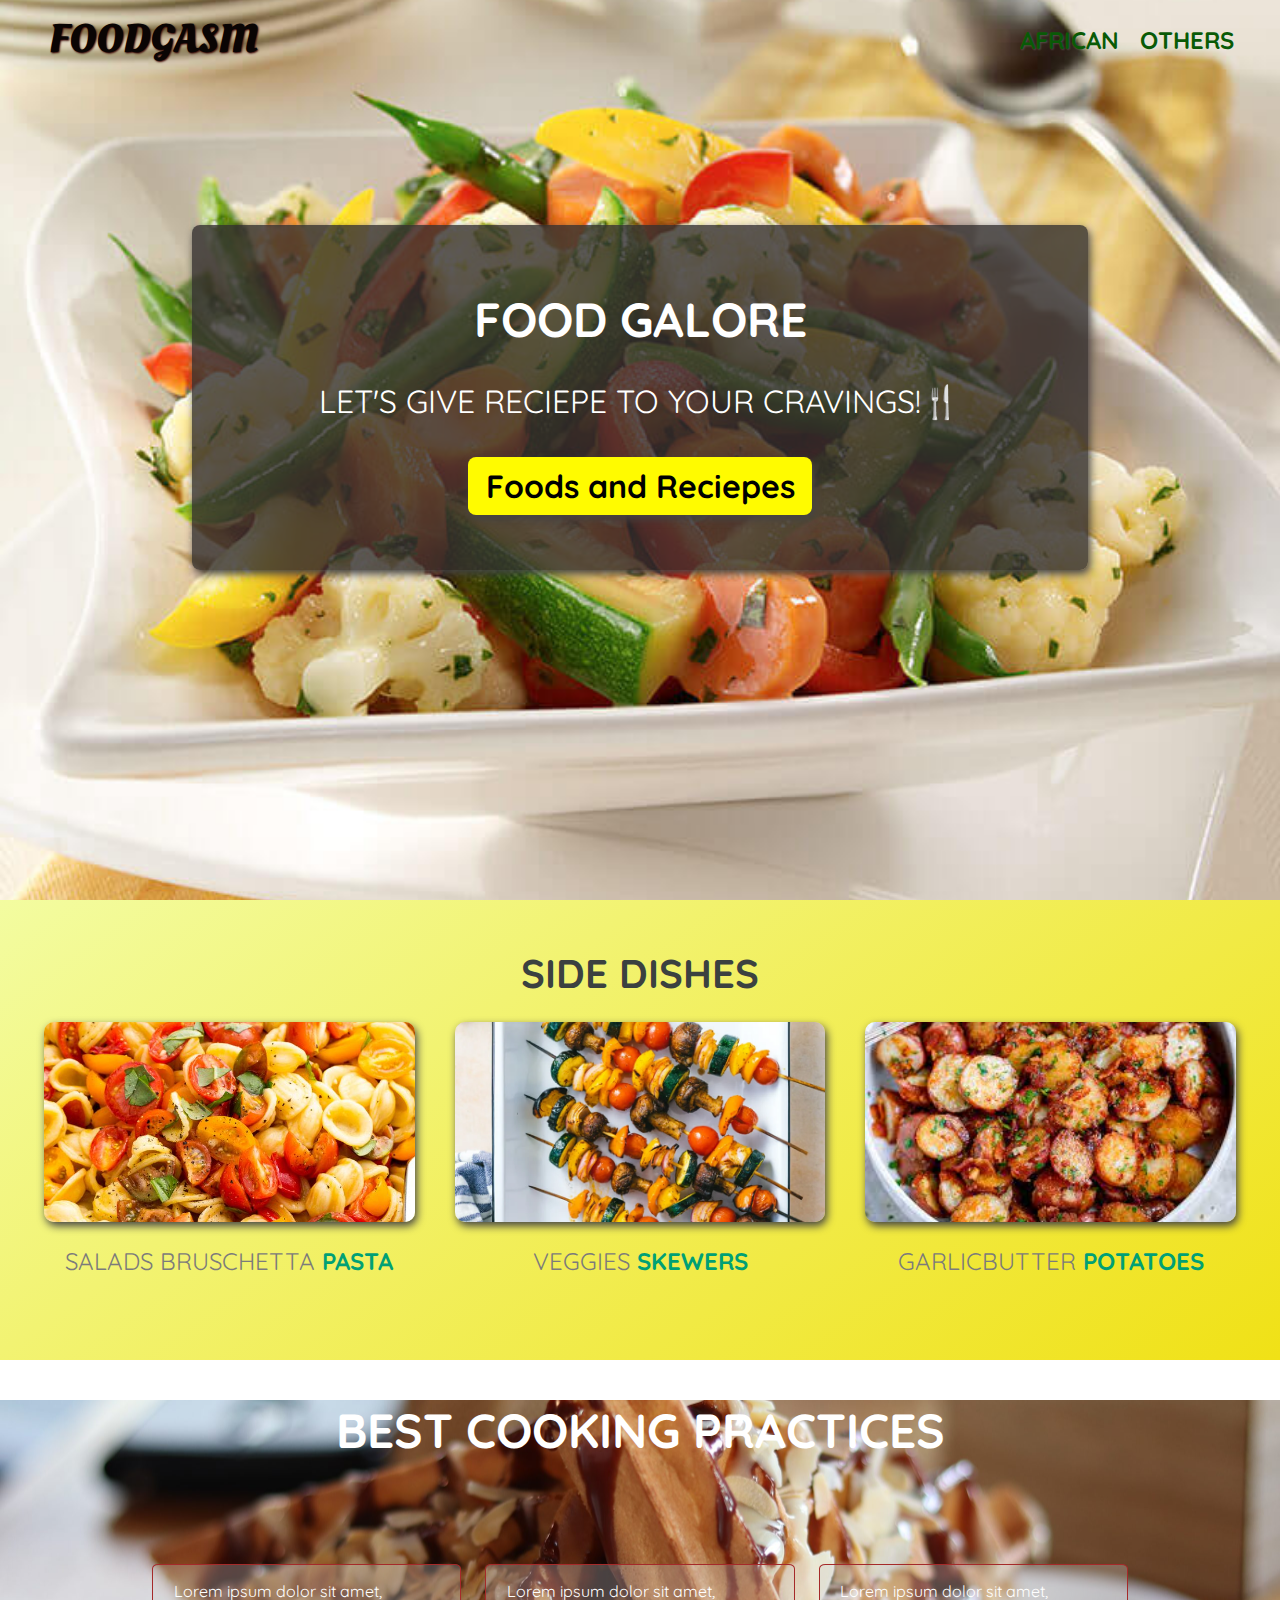
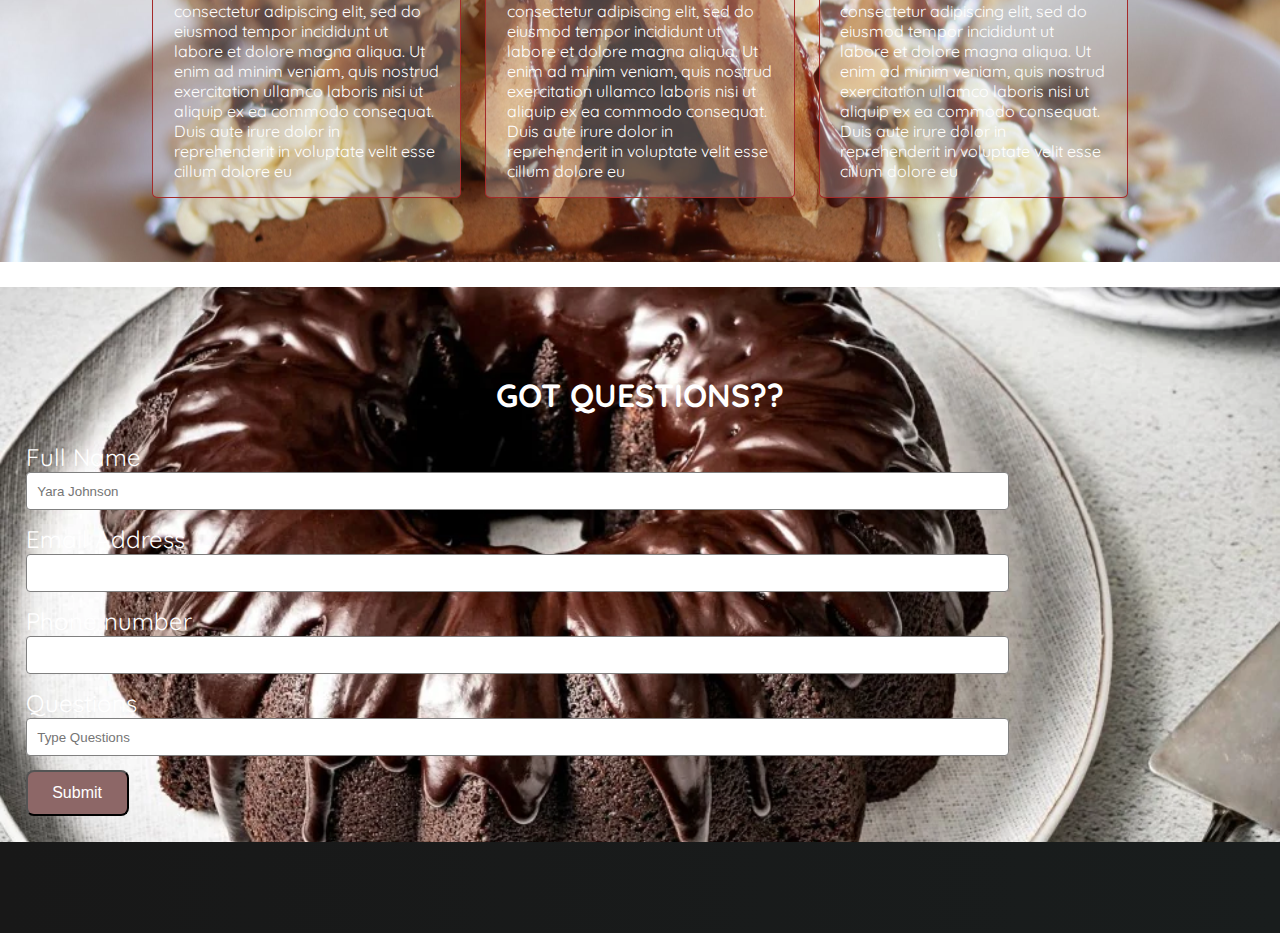
<file: index.html>
<!DOCTYPE html>
<html lang="en">
<head>
    <meta charset="UTF-8">
    <meta http-equiv="X-UA-Compatible" content="IE=edge">
    <meta name="viewport" content="width=device-width, initial-scale=1.0">
    <link
    href="https://fonts.googleapis.com/css2?family=Raleway:wght@700&family=Oleo+Script:wght@700&family=Quicksand:wght@300;500;700&display=swap"
    rel="stylesheet"
  />
  <link rel="stylesheet" href="https://cdnjs.cloudflare.com/ajax/libs/font-awesome/6.1.1/css/all.min.css" integrity="sha512-KfkfwYDsLkIlwQp6LFnl8zNdLGxu9YAA1QvwINks4PhcElQSvqcyVLLD9aMhXd13uQjoXtEKNosOWaZqXgel0g==" crossorigin="anonymous" referrerpolicy="no-referrer" />
    <link href="shared.css" rel="stylesheet">
    <link href="styles.css" rel="stylesheet">
    <title>Fashion</title>
</head>
<body>
    <header>
        <section>
            <div class="page-logo">
              <a href="/index.html">Foodgasm</a>
           </div>
        </section>
        <nav>
            <ul>
                <li><a href="/africanfoods.html">African</a></li>
                <li><a href="/foods.html">Others</a></li>
            </ul>
        </nav>
    </header>
        <main>
            <section id="hero">
                <div class="hero-content">
                    <h1>Food Galore</h1>
                    <p>Let's give reciepe to your cravings!&#127860;</p>
                    <a class="discover-btn" href="/africanfoods.html">Foods and Reciepes</a>
                </div>
        
            </section>
    <section id="highlights">
            <h2>Side Dishes</h2>
            <ul id="dishes">
                <li class="dish">
                    <img src="/images/foods/1464039000-delish-summer-salads-bruschetta-pasta.jpg" alt="">
                    <p>Salads Bruschetta <strong>Pasta</strong></p>
                </li>
                <li class="dish">
                    <img src="/images/foods/veggies skewers.jpg" alt="">
                    <p>Veggies <strong>Skewers</strong></p>
                </li>
                <li class="dish">
                    <img src="/images/foods/garlicbutterparmesanpotatoes.jpg" alt="">
                    <p>Garlicbutter <strong>Potatoes</strong></p>
                </li>      
            </ul>
    </section>
    <section id="practices">
        <h2>Best cooking practices</h2>
        <!-- <div class="mycard">
            <p>Lorem ipsum, dolor sit amet consectetur adipisicing.</p>
        </div>
        <div class="mycard">
            <p>Lorem ipsum, dolor sit amet consectetur adipisicing.</p>
        </div>
        <div class="mycard">
            <p>Lorem ipsum, dolor sit amet consectetur adipisicing.</p>
        </div> -->
        <ul id="mycard">
            <li class="card">
                <p>Lorem ipsum dolor sit amet, consectetur adipiscing elit, sed do eiusmod tempor incididunt ut labore et dolore magna aliqua. Ut enim ad minim veniam, quis nostrud exercitation ullamco laboris nisi ut aliquip ex ea commodo consequat. Duis aute irure dolor in reprehenderit in voluptate velit esse cillum dolore eu</p>
            </li>
            <li class="card">
                <p>Lorem ipsum dolor sit amet, consectetur adipiscing elit, sed do eiusmod tempor incididunt ut labore et dolore magna aliqua. Ut enim ad minim veniam, quis nostrud exercitation ullamco laboris nisi ut aliquip ex ea commodo consequat. Duis aute irure dolor in reprehenderit in voluptate velit esse cillum dolore eu</p>
            </li>
            <li class="card">
                <p>Lorem ipsum dolor sit amet, consectetur adipiscing elit, sed do eiusmod tempor incididunt ut labore et dolore magna aliqua. Ut enim ad minim veniam, quis nostrud exercitation ullamco laboris nisi ut aliquip ex ea commodo consequat. Duis aute irure dolor in reprehenderit in voluptate velit esse cillum dolore eu</p>
            </li>

        </ul>
        
    </section>
    <section id="forms">
        <h2>Got ques<strong>tions?</strong>?</h2>
        <form action="" class="for">
            <div>
                <label for="name">Full Name</label>
                <input type="text" id="name" name="name" placeholder="Yara Johnson">
            </div>
           <div>
               <label for="email address">Email Address</label>
               <input type="email" id="email address" name="email address">
           </div>
           <div>
               <label for="phone number">Phone number</label>
               <input type="number" id="phone number" name="phone number">
           </div>
           <div>
               <label for="text">Questions</label>
               <input type="question" id="question" name="question" placeholder="Type Questions">
           </div>
           <button class="submit-btn" type="submit"><a href="mailto:theophilusgloryy@gmail.com" >Submit</a></button>
         </form>
    </section>
    </main>
<footer>
  
    <a target="_blank" href="https://www.facebook.com"><i class="icons fa-brands fa-facebook"></i></a>
    <a target="_blank" href="https://www.twitter.com"><i class="icons fa-brands fa-twitter-square"></i></a>
    <a target="_blank" href="https://www.instagram.com"><i class="icons fa-brands fa-instagram"></i></a>
</footer>
    
</body>
</html>
</file>
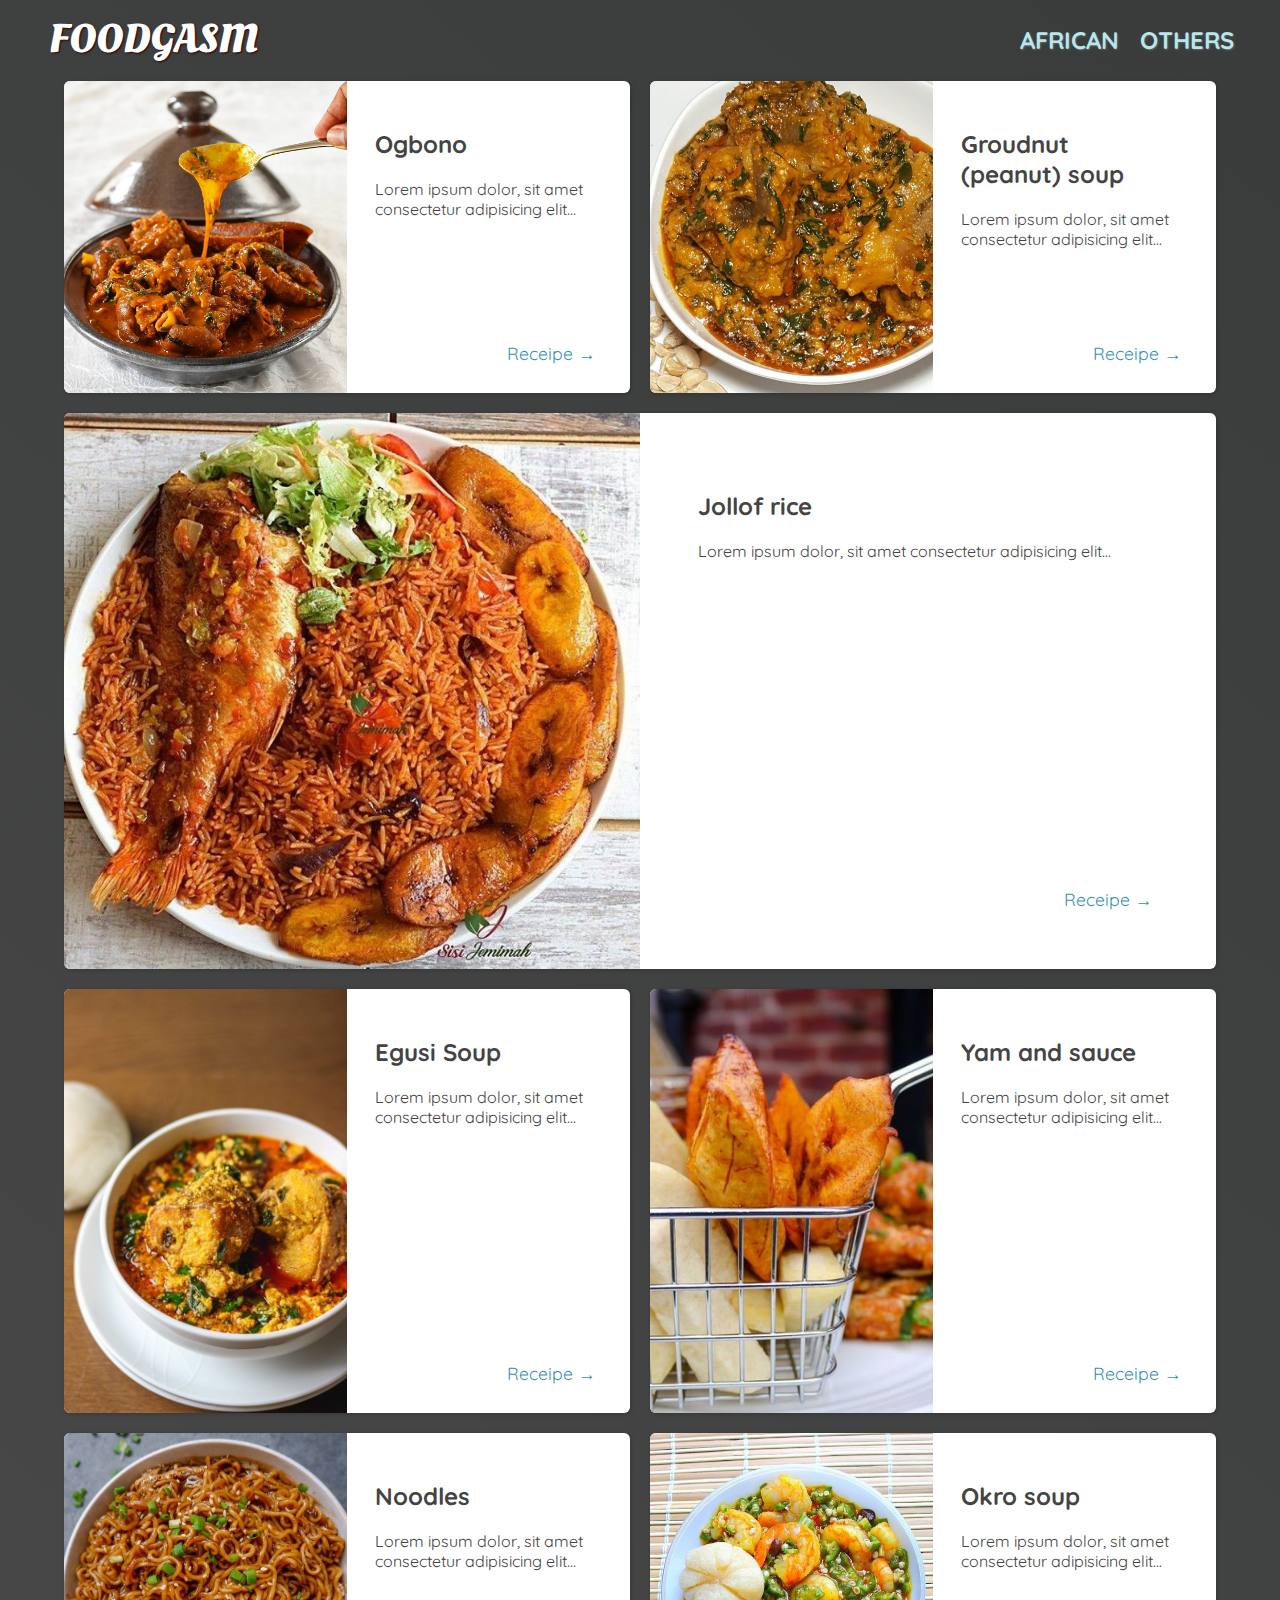
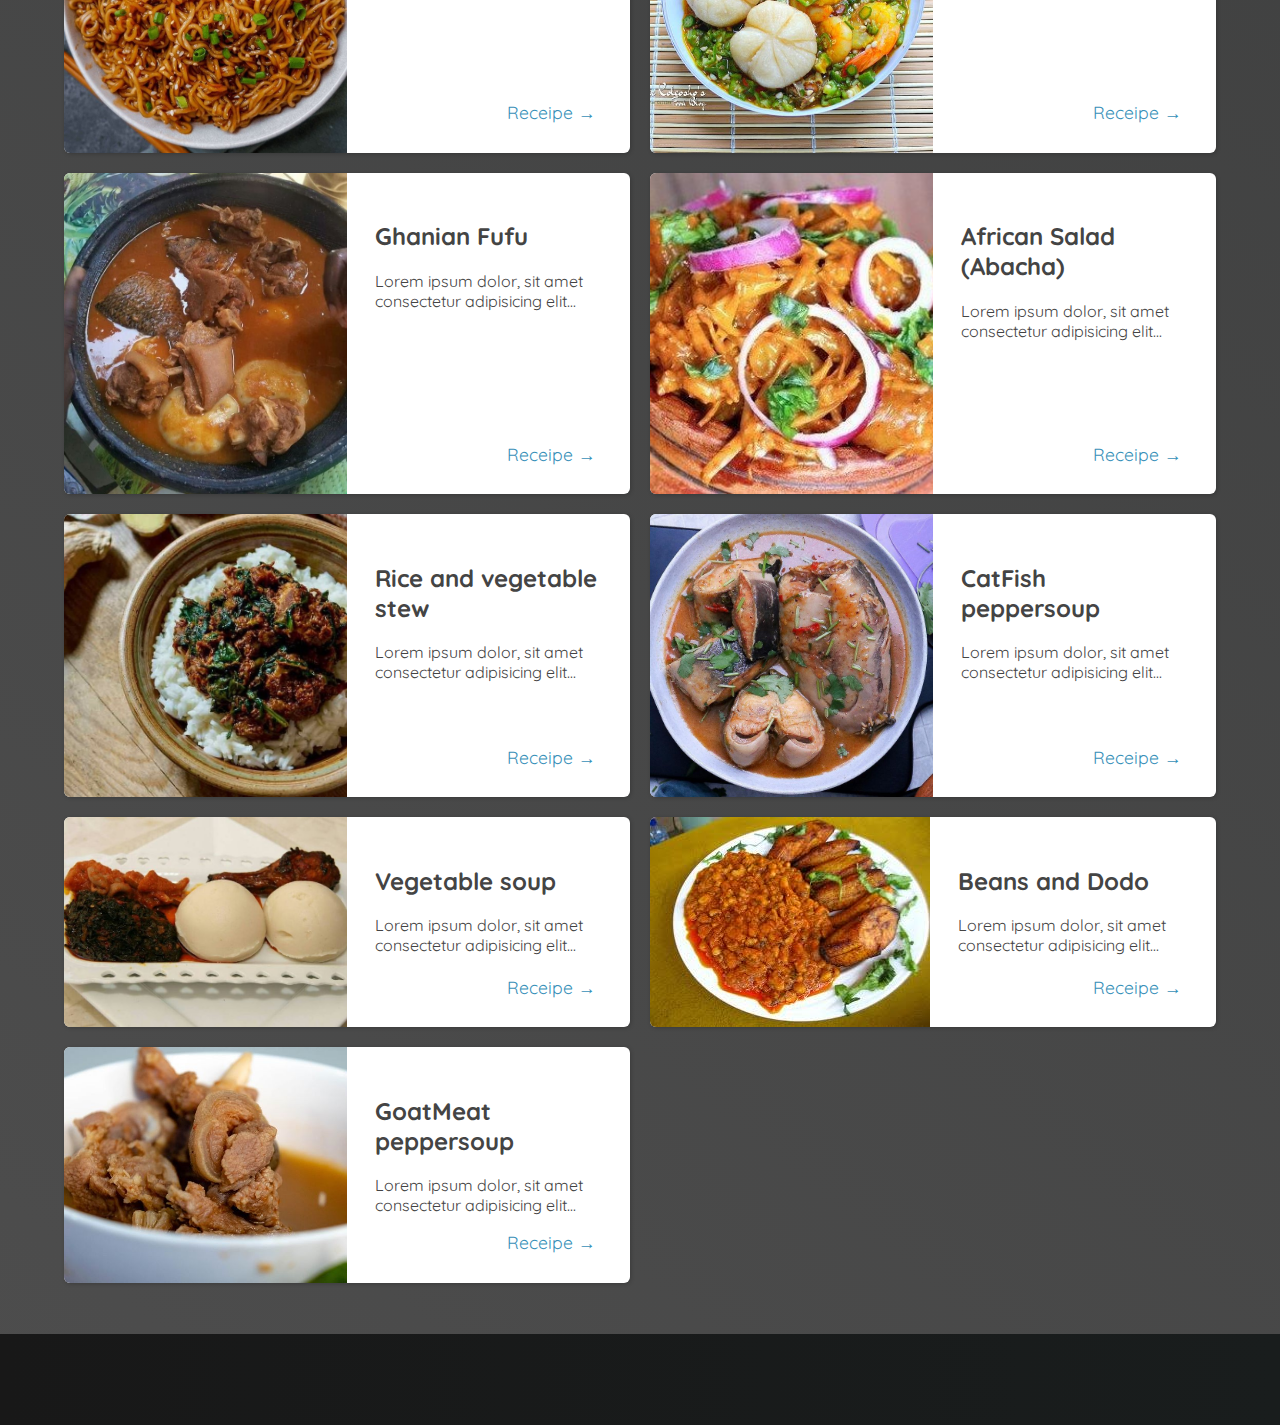
<file: africanfoods.html>
<!DOCTYPE html>
<html lang="en">
<head>
    <meta charset="UTF-8">
    <meta http-equiv="X-UA-Compatible" content="IE=edge">
    <meta name="viewport" content="width=device-width, initial-scale=1.0">
    <link
    href="https://fonts.googleapis.com/css2?family=Raleway:wght@700&family=Oleo+Script:wght@700&family=Quicksand:wght@300;500;700&display=swap"
    rel="stylesheet"
  />
  <link rel="stylesheet" href="https://cdnjs.cloudflare.com/ajax/libs/font-awesome/6.1.1/css/all.min.css" integrity="sha512-KfkfwYDsLkIlwQp6LFnl8zNdLGxu9YAA1QvwINks4PhcElQSvqcyVLLD9aMhXd13uQjoXtEKNosOWaZqXgel0g==" crossorigin="anonymous" referrerpolicy="no-referrer" />
    <link href="shared.css" rel="stylesheet">
    <link href="africanfoods.css" rel="stylesheet">
    <title>Fashion</title>
</head>
<body>
    <header>
        <section>
            <div class="page-logo">
              <a href="/index.html">Foodgasm</a>
           </div>
        </section>
        <nav>
            <ul>
                <li><a href="/africanfoods.html">African</a></li>
                <li><a href="/foods.html">Others</a></li>
                
            </ul>
        </nav>
    </header>
<main>
    <ul>
        <li>
            <img src="/images/foods/ogbonosoup.jpg" alt="image of food">
            <div class="item-content">
                <div>
                    <h2>Ogbono</h2>
                    <p>Lorem ipsum dolor, sit amet consectetur adipisicing elit...</p>
                </div>
                <div class="actions">
                    <a target="_blank" href="https://www.africanbites.com/ogbono-soup-pounded-yam/">Receipe &#x2192</a>
                </div>
            </div>
        </li>
        <li>
            <img src="/images/foods/groundnut.jpg" alt="image of food">
            <div class="item-content">
                <div>
                    <h2>Groudnut <br> (peanut) soup</h2>
                    <p>Lorem ipsum dolor, sit amet consectetur adipisicing elit...</p>
                </div>
                <div class="actions">
                    <a target="_blank" href="https://www.yummymedley.com/nigerian-groundnut-stew/">Receipe &#x2192</a>
                </div>
        </div>
        </li>
        <li>
            <img src="/images/foods/riceee.jpg" alt="image of food">
            <div class="item-content">
                <div>
                    <h2>Jollof rice</h2>
                    <p>Lorem ipsum dolor, sit amet consectetur adipisicing elit...</p>
                </div>
                <div class="actions">
                    <a target="_blank" href="https://cheflolaskitchen.com/jollof-rice/">Receipe &#x2192</a>
                </div>
            </div>
        </li>
        <li>
            <img src="/images/foods/egusisoup.jpg" alt="image of food">
            <div class="item-content">
                <div>
                    <h2>Egusi Soup</h2>
                    <p>Lorem ipsum dolor, sit amet consectetur adipisicing elit...</p>
                </div>
                <div class="actions">
                    <a target="_blank" href="https://www.demandafrica.com/food/recipes/nigerian-egusi-soup/">Receipe &#x2192</a>
                </div>
            </div>
        </li>
        <li>
            <img src="/images/foods/airfried-yam.jpg" alt="image of food">
            <div class="item-content">
                <div>
                    <h2>Yam and sauce</h2>
                    <p>Lorem ipsum dolor, sit amet consectetur adipisicing elit...</p>
                </div>
                <div class="actions">
                    <a target="_blank" href="https://simshomekitchen.com/fried-yam-with-pepper-sauce-dundun/">Receipe &#x2192</a>
                </div>
            </div>
        </li>
        <li>
            <img src="/images/foods/noodle.jpg" alt="image of food">
            <div class="item-content">
                <div>
                    <h2>Noodles</h2>
                    <p>Lorem ipsum dolor, sit amet consectetur adipisicing elit...</p>
                </div>
                <div class="actions">
                    <a target="_blank" href="https://www.africanbite">Receipe &#x2192</a>
                </div>
            </div>
        </li>
        <li>
            <img src="/images/foods/okrosoup.jpg" alt="image of food">
            <div class="item-content">
                <div>
                    <h2>Okro soup</h2>
                    <p>Lorem ipsum dolor, sit amet consectetur adipisicing elit...</p>
                </div>
                <div class="actions">
                    <a target="_blank" href="https://sisijemimah.com/2015/10/30/nigerian-okra-soup/">Receipe &#x2192</a>
                </div>
            </div>
        </li>
        <li>
            <img src="/images/foods/ghanianfufu.jpg" alt="image of food">
            <div class="item-content">
                <div>
                    <h2>Ghanian Fufu</h2>
                    <p>Lorem ipsum dolor, sit amet consectetur adipisicing elit...</p>
                </div>
                <div class="actions">
                    <a target="_blank" href="https://recipesaroundtheworld.com/recipes-from-around-the-world-fufu-and-lightsoup-dea8c1dd01f">Receipe &#x2192</a>
                </div>
            </div>
        </li>
        <li>
            <img src="/images/foods/abacha.jpg" alt="image of food">
            <div class="item-content">
                <div>
                    <h2>African Salad <br> (Abacha)</h2>
                    <p>Lorem ipsum dolor, sit amet consectetur adipisicing elit...</p>
                </div>
                <div class="actions">
                    <a target="_blank" href="https://guardian.ng/life/how-to-make-abacha-african-salad-2/">Receipe &#x2192</a>
                </div>
            </div>
        </li>
        <li>
            <img src="/images/foods/riceandvegetable.jpg" alt="image of food">
            <div class="item-content">
                <div>
                    <h2>Rice and vegetable stew</h2>
                    <p>Lorem ipsum dolor, sit amet consectetur adipisicing elit...</p>
                </div>
                <div class="actions">
                    <a target="_blank" href="https://www.jotscroll.com/forums/15/posts/184/vegetable-stew-recipe-how-to-make-green-vegetable-stew-for-white-rice.html">Receipe &#x2192</a>
                </div>
            </div>
        </li>
        </li>
        <li>
            <img src="/images/foods/catfishpepper.jpg" alt="image of food">
            <div class="item-content">
                <div>
                    <h2>CatFish peppersoup</h2>
                    <p>Lorem ipsum dolor, sit amet consectetur adipisicing elit...</p>
                </div>
                <div class="actions">
                    <a target="_blank" href="https://www.allnigerianrecipes.com/soups/catfish-pepper-soup/">Receipe &#x2192</a>
                </div>
            </div>
        </li>
        </li>
        <li>
            <img src="/images/foods/vegetablesoup.jpg" alt="image of food">
            <div class="item-content">
                <div>
                    <h2>Vegetable soup</h2>
                    <p>Lorem ipsum dolor, sit amet consectetur adipisicing elit...</p>
                </div>
                <div class="actions">
                    <a target="_blank" href="https://www.allnigerianrecipes.com/soups/vegetable-soup-recipe/">Receipe &#x2192</a>
                </div>
            </div>
        </li>
        </li>
        <li>
            <img src="/images/foods/beansanddodo.jpg" alt="image of food">
            <div class="item-content">
                <div>
                    <h2>Beans and Dodo</h2>
                    <p>Lorem ipsum dolor, sit amet consectetur adipisicing elit...</p>
                </div>
                <div class="actions">
                    <a target="_blank" href="https://www.thedreamafrica.com/how-to-cook-beans-and-plantain-dodo/">Receipe &#x2192</a>
                </div>
            </div>
        </li>
        </li>
        <li>
            <img src="/images/foods/goatmeatpepper.jpg" alt="image of food">
            <div class="item-content">
                <div>
                    <h2>GoatMeat peppersoup</h2>
                    <p>Lorem ipsum dolor, sit amet consectetur adipisicing elit...</p>
                </div>
                <div class="actions">
                    <a target="_blank" href="https://www.allnigerianrecipes.com/restaurant/goatmeat-pepper-soup/">Receipe &#x2192</a>
                </div>
            </div>
        </li>
    </ul>
</main>
<footer>
  
    <a target="_blank" href="https://www.facebook.com"><i class="icons fa-brands fa-facebook"></i></a>
    <a target="_blank" href="https://www.twitter.com"><i class="icons fa-brands fa-twitter-square"></i></a>
    <a target="_blank" href="https://www.instagram.com"><i class="icons fa-brands fa-instagram"></i></a>
</footer>
    
</body>
</html>
</file>
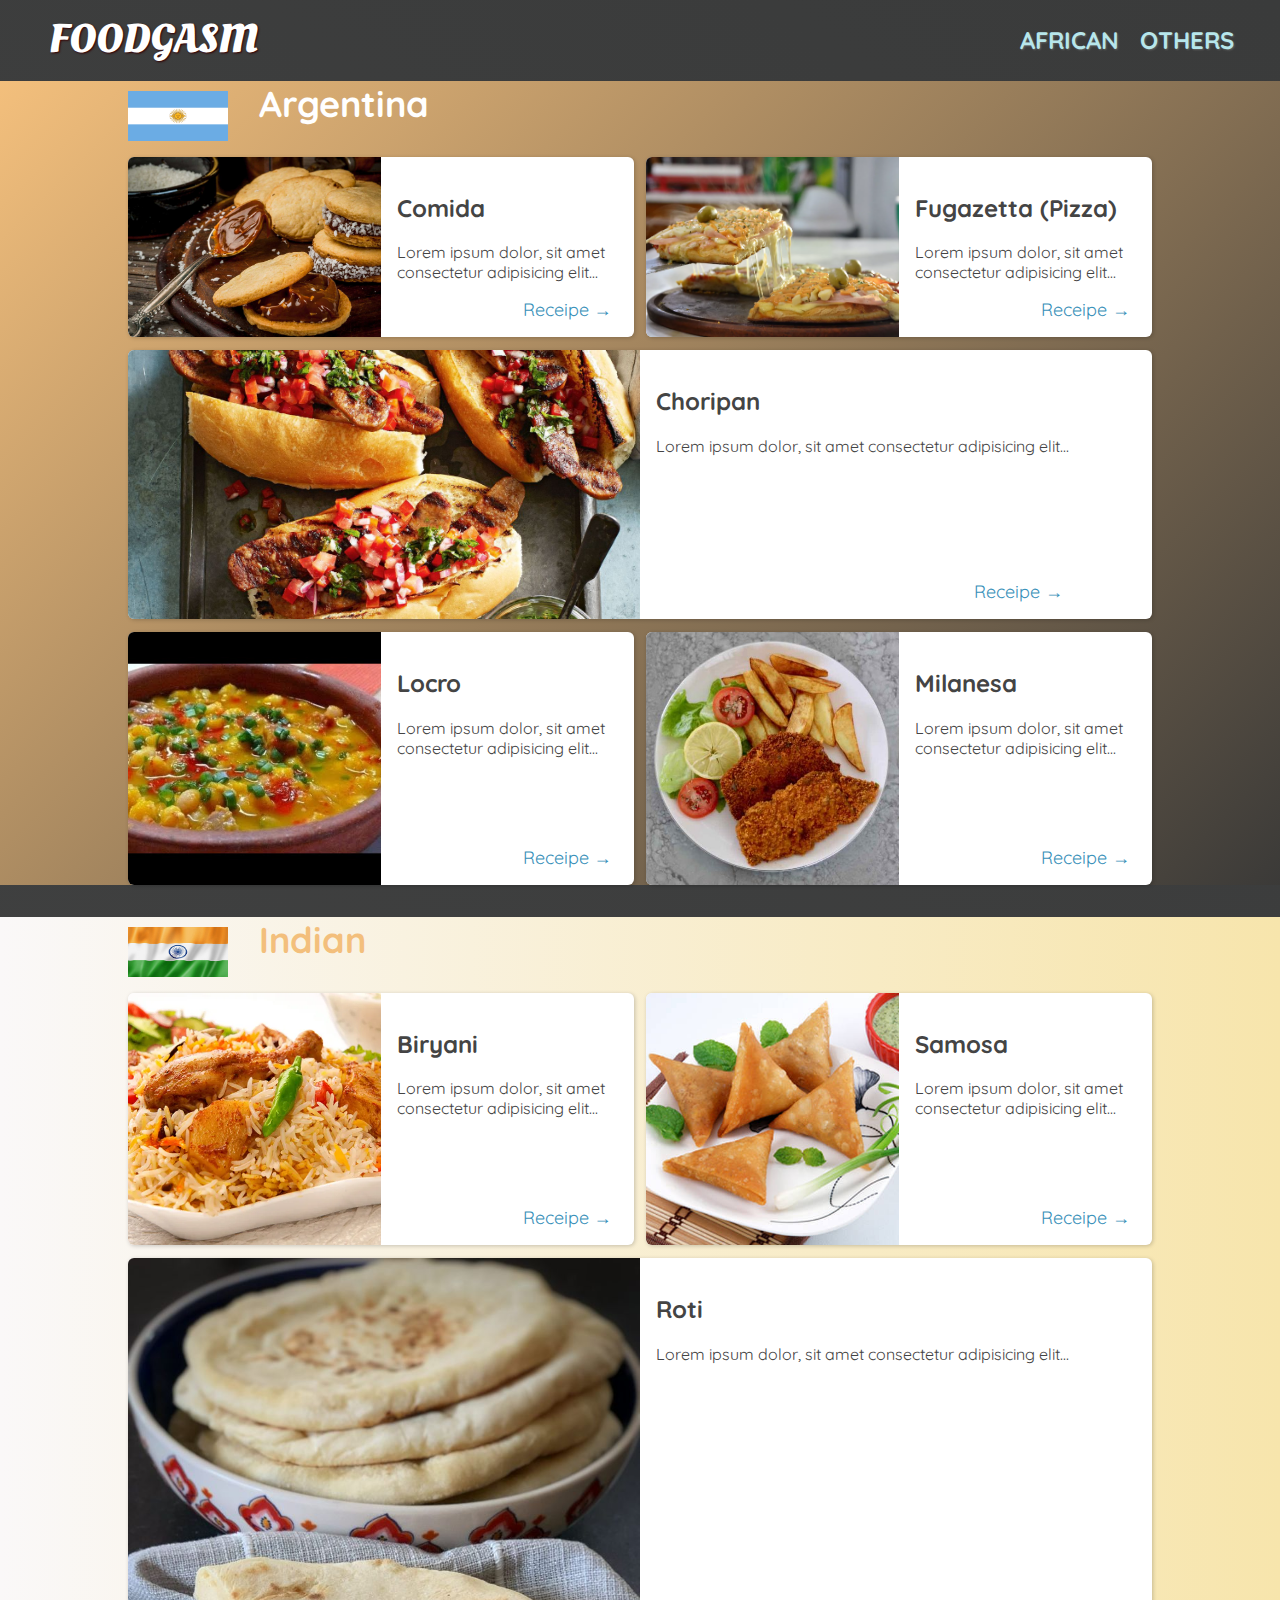
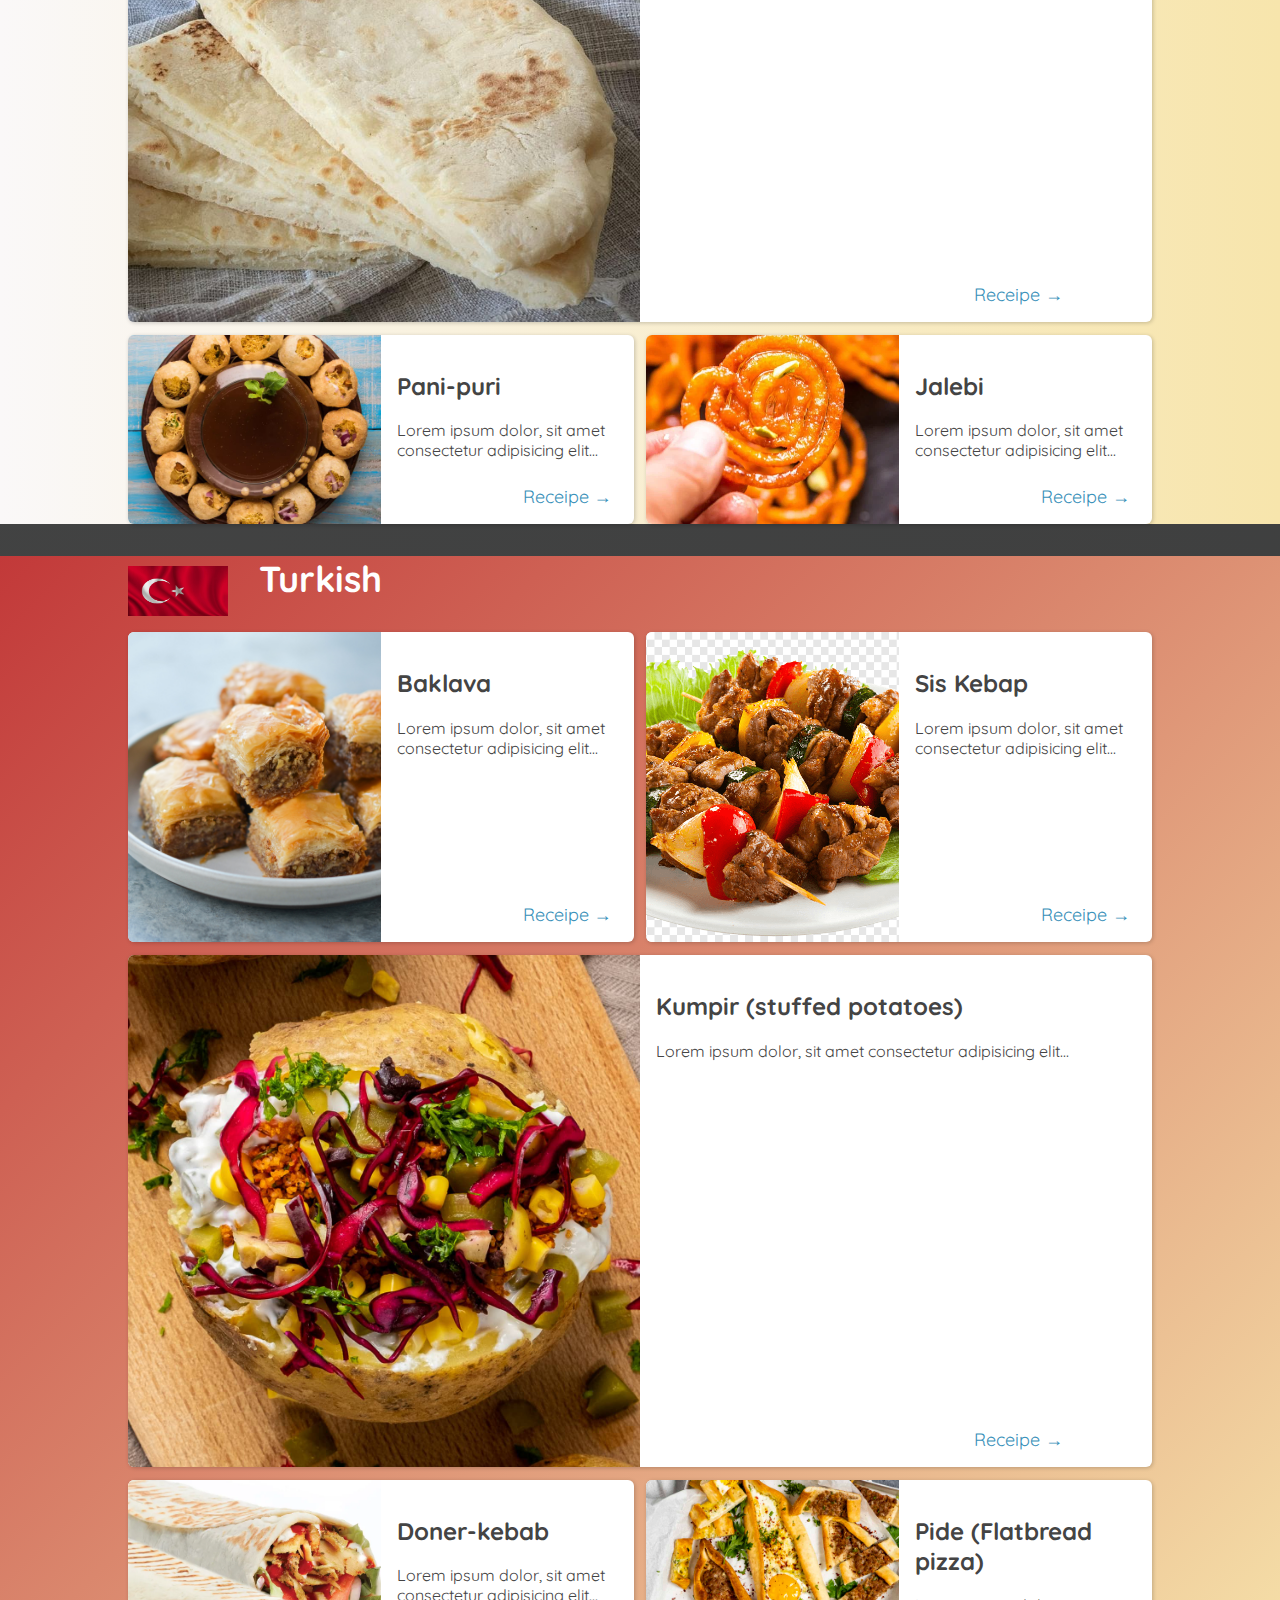
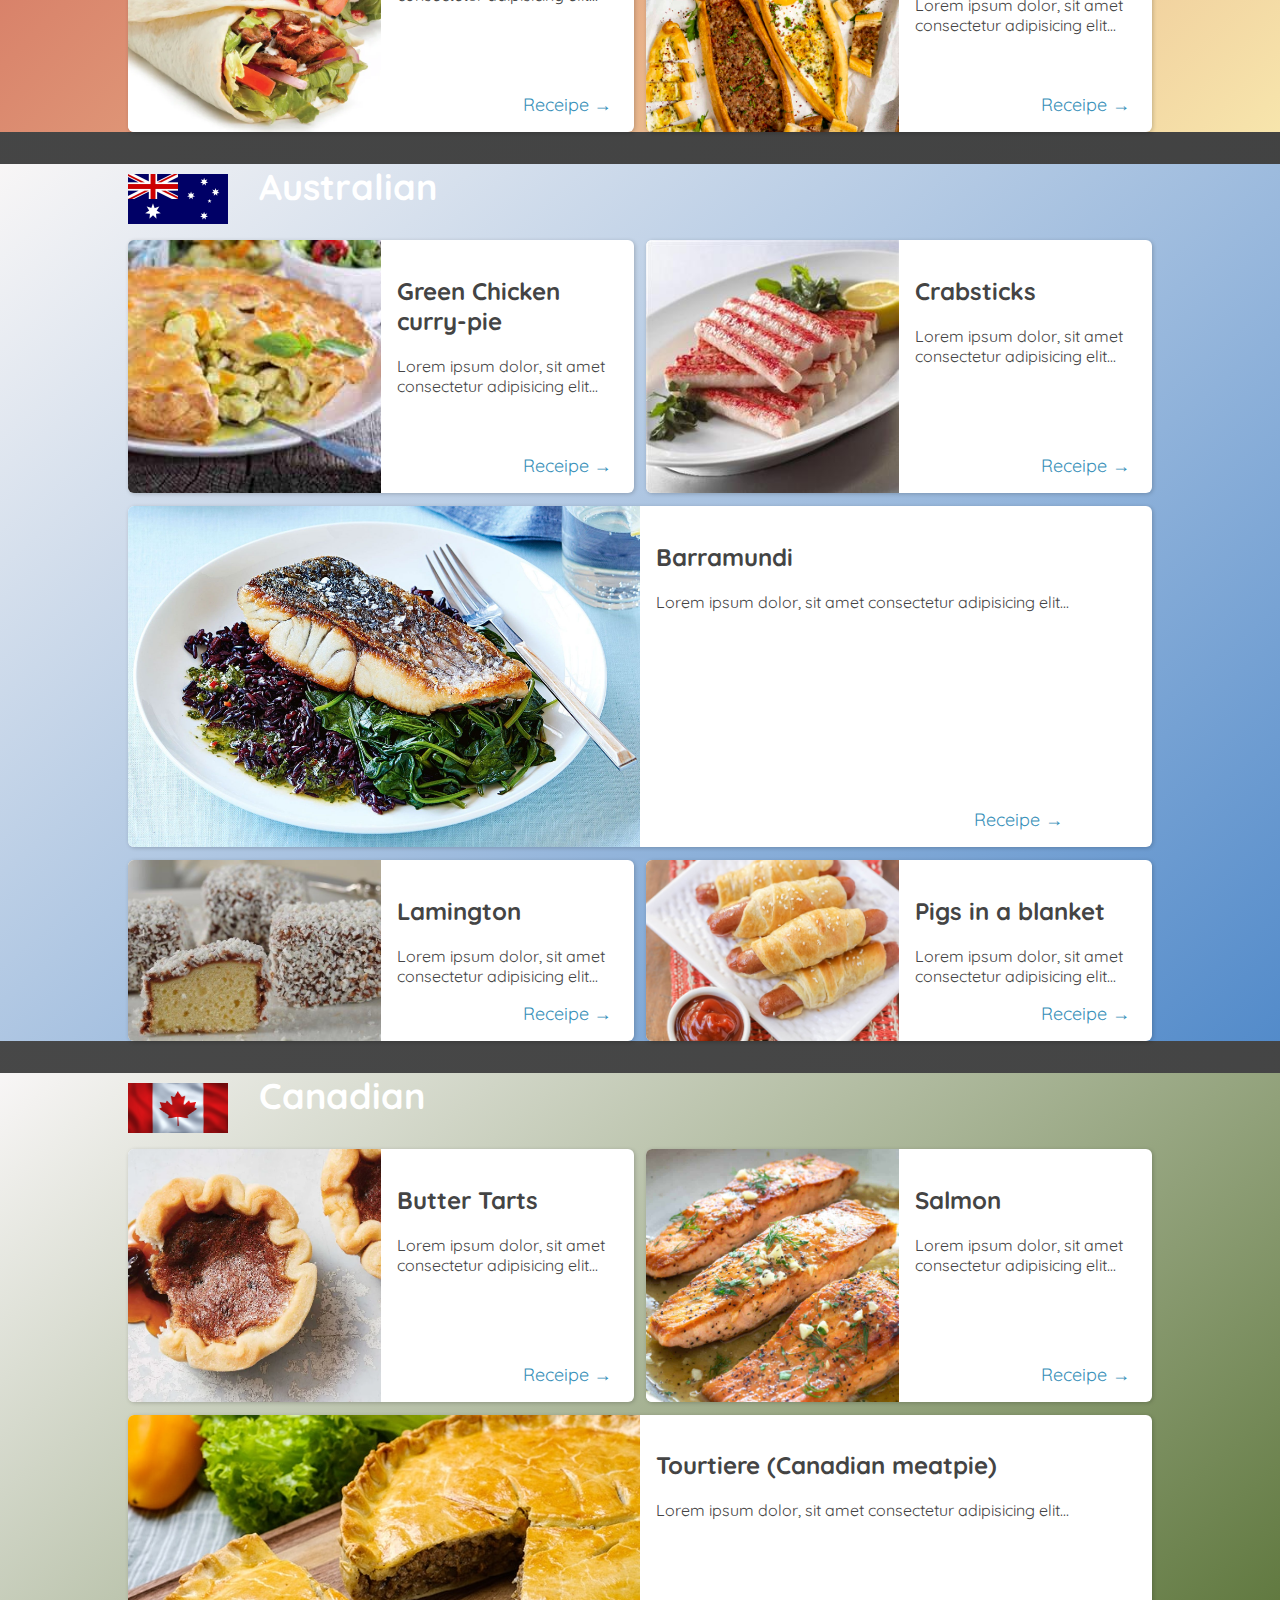
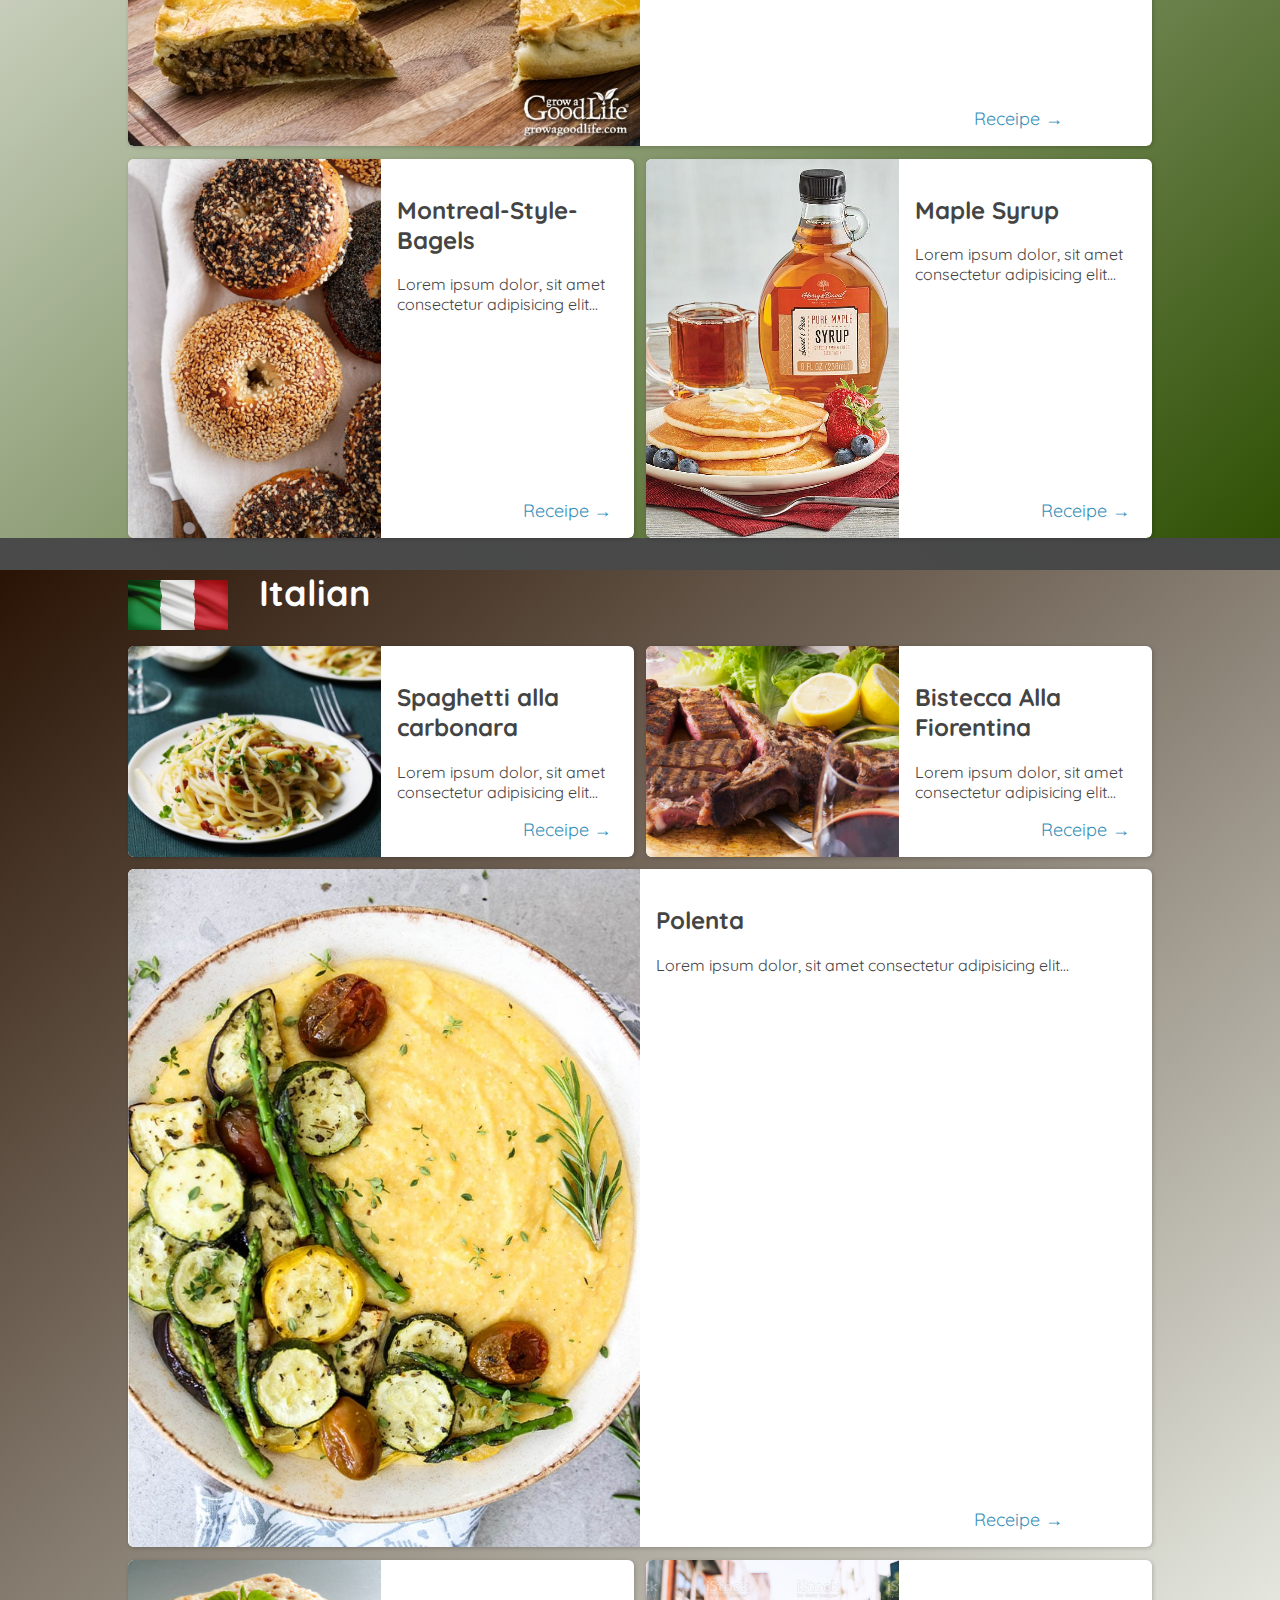
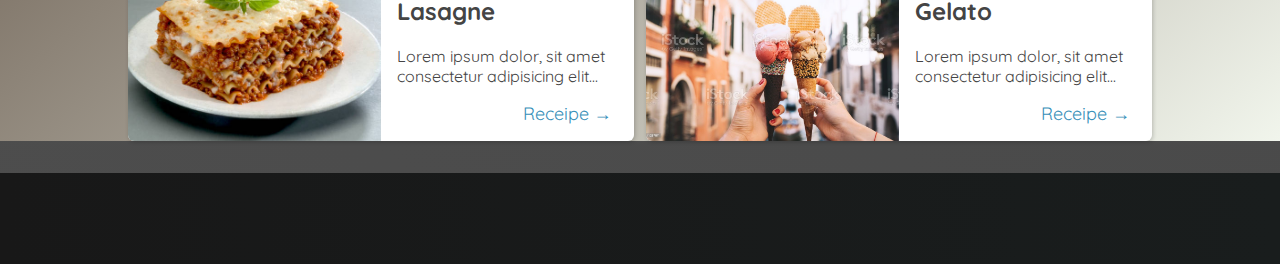
<file: foods.html>
<!DOCTYPE html>
<html lang="en">
<head>
    <meta charset="UTF-8">
    <meta http-equiv="X-UA-Compatible" content="IE=edge">
    <meta name="viewport" content="width=device-width, initial-scale=1.0">
    <link
    href="https://fonts.googleapis.com/css2?family=Raleway:wght@700&family=Oleo+Script:wght@700&family=Quicksand:wght@300;500;700&display=swap"
    rel="stylesheet"
  />
  <link rel="stylesheet" href="https://cdnjs.cloudflare.com/ajax/libs/font-awesome/6.1.1/css/all.min.css" integrity="sha512-KfkfwYDsLkIlwQp6LFnl8zNdLGxu9YAA1QvwINks4PhcElQSvqcyVLLD9aMhXd13uQjoXtEKNosOWaZqXgel0g==" crossorigin="anonymous" referrerpolicy="no-referrer" />
    <link href="shared.css" rel="stylesheet">
    <link href="foods.css" rel="stylesheet">
    <title>Fashion</title>
</head>
<body>
    <header>
        <section>
            <div class="page-logo">
              <a href="/index.html">Foodgasm</a>
           </div>
        </section>
        <nav>
            <ul>
                <li><a href="/africanfoods.html">African</a></li>
                <li><a href="/foods.html">Others</a></li>
                
            </ul>
        </nav>
    </header>
<main>
 <div class="argentina">
    <div class="argentinan">
       <div class="arg-flag ">
        <img src="/images/flags/Flag-Argentina.jpg" alt="flag of argentina">
       </div> 
        <h2>Argentina</h2>
    </div>
    <ul>
        <li>
            <img src="/images/foods/comidaarg.jpg" alt="image of food">
        <div class="item-content">
            <div>
                <h2>Comida</h2>
                <p>Lorem ipsum dolor, sit amet consectetur adipisicing elit...</p>
            </div>
            <div class="actions">
                <a target="_blank" href="">Receipe &#x2192</a>
            </div>
        </div>
        </li>
        <li>
            <img src="/images/foods/fugazzeta-argentinian-pizza.jpg" alt="image of food">
        <div class="item-content">
            <div>
                <h2>Fugazetta (Pizza)</h2>
                <p>Lorem ipsum dolor, sit amet consectetur adipisicing elit...</p>
            </div>
            <div class="actions">
                <a target="_blank" href="">Receipe &#x2192</a>
            </div>
        </div>
        </li>
        <li>
            <img src="/images/foods/choripanarg.jpg" alt="image of food">
        <div class="item-content">
            <div>
                <h2>Choripan</h2>
                <p>Lorem ipsum dolor, sit amet consectetur adipisicing elit...</p>
            </div>
            <div class="actions">
                <a target="_blank" href="">Receipe &#x2192</a>
            </div>
        </div>
        </li>
        <li>
            <img src="/images/foods/locroarg.jpg" alt="image of food">
        <div class="item-content">
            <div>
                <h2>Locro</h2>
                <p>Lorem ipsum dolor, sit amet consectetur adipisicing elit...</p>
            </div>
            <div class="actions">
                <a target="_blank" href="">Receipe &#x2192</a>
            </div>
        </div>
        </li>
        <li>
            <img src="/images/foods/milanesaarg.jpg" alt="image of food">
        <div class="item-content">
            <div>
                <h2>Milanesa</h2>
                <p>Lorem ipsum dolor, sit amet consectetur adipisicing elit...</p>
            </div>
            <div class="actions">
                <a target="_blank" href="">Receipe &#x2192</a>
            </div>
        </div>
        </li>
    </ul>
</div>

<div>
    <div class="indian">
        <div class="argentinan">
           <div class="arg-flag ">
            <img src="/images/flags/indianflag.jpg" alt="flag of argentina">
           </div> 
            <h2 class="india">Indian</h2>
        </div>
    <ul>
        <li>
            <img src="/images/foods/biryaniindia.jpg" alt="image of food">
        <div class="item-content">
            <div>
                <h2>Biryani</h2>
                <p>Lorem ipsum dolor, sit amet consectetur adipisicing elit...</p>
            </div>
            <div class="actions">
                <a target="_blank" href="https://www.indianhealthyrecipes.com/chicken-biryani-recipe/">Receipe &#x2192</a>
            </div>
        </div>
        </li>
        <li>
            <img src="/images/foods/samosa.jpg" alt="image of food">
        <div class="item-content">
            <div>
                <h2>Samosa</h2>
                <p>Lorem ipsum dolor, sit amet consectetur adipisicing elit...</p>
            </div>
            <div class="actions">
                <a target="_blank" href="https://recipes.timesofindia.com/recipes/samosa/rs61050397.cms">Receipe &#x2192</a>
            </div>
        </div>
        </li>
        <li>
            <img src="/images/foods/roti.jpg" alt="image of food">
        <div class="item-content">
            <div>
                <h2>Roti</h2>
                <p>Lorem ipsum dolor, sit amet consectetur adipisicing elit...</p>
            </div>
            <div class="actions">
                <a target="_blank" href="https://www.cookwithmanali.com/roti-recipe/">Receipe &#x2192</a>
            </div>
        </div>
        </li>
        <li>
            <img src="/images/foods/panpuri-india.jpg" alt="image of food">
        <div class="item-content">
            <div>
                <h2>Pani-puri</h2>
                <p>Lorem ipsum dolor, sit amet consectetur adipisicing elit...</p>
            </div>
            <div class="actions">
                <a target="_blank" href="https://foodviva.com/snacks-recipes/pani-puri/">Receipe &#x2192</a>
            </div>
        </div>
        </li>
        <li>
            <img src="/images/foods/jalebi.jpg" alt="image of food">
        <div class="item-content">
            <div>
                <h2>Jalebi</h2>
                <p>Lorem ipsum dolor, sit amet consectetur adipisicing elit...</p>
            </div>
            <div class="actions">
                <a target="_blank" href="https://recipes.timesofindia.com/recipes/jalebi/rs53099699.cms">Receipe &#x2192</a>
            </div>
        </div>
        </li>
    </ul>
</div>

    <div class="turkey">
        <div class="argentinan">
           <div class="arg-flag ">
            <img src="/images/flags/turkeyflag.jpg" alt="flag of argentina">
           </div> 
            <h2 class="turkish">Turkish</h2>
        </div>
    <ul>
        <li>
            <img src="/images/foods/baklava-turkey.jpg" alt="image of food">
        <div class="item-content">
            <div>
                <h2>Baklava</h2>
                <p>Lorem ipsum dolor, sit amet consectetur adipisicing elit...</p>
            </div>
            <div class="actions">
                <a target="_blank" href="https://www.giverecipe.com/easy-turkish-baklava-recipe/#tasty-recipes-15271-jump-target">Receipe &#x2192</a>
            </div>
        </div>
        </li>
        <li>
            <img src="/images/foods/kebab-turkey.jpg" alt="image of food">
        <div class="item-content">
            <div>
                <h2>Sis Kebap</h2>
                <p>Lorem ipsum dolor, sit amet consectetur adipisicing elit...</p>
            </div>
            <div class="actions">
                <a target="_blank" href="https://www.thespruceeats.com/traditional-shish-kebabs-335199">Receipe &#x2192</a>
            </div>
        </div>
        </li>
        <li>
            <img src="/images/foods/Turkish-kumpir.jpg" alt="image of food">
        <div class="item-content">
            <div>
                <h2>Kumpir (stuffed potatoes)</h2>
                <p>Lorem ipsum dolor, sit amet consectetur adipisicing elit...</p>
            </div>
            <div class="actions">
                <a target="_blank" href="https://www.giverecipe.com/kumpir-turkish-stuffed-baked-potatoes/#tasty-recipes-27445-jump-target">Receipe &#x2192</a>
            </div>
        </div>
        </li>
        <li>
            <img src="/images/foods/donor.jpg" alt="image of food">
        <div class="item-content">
            <div>
                <h2>Doner-kebab</h2>
                <p>Lorem ipsum dolor, sit amet consectetur adipisicing elit...</p>
            </div>
            <div class="actions">
                <a target="_blank" href="https://www.bbcgoodfood.com/recipes/doner-kebab">Receipe &#x2192</a>
            </div>
        </div>
        </li>
        <li>
            <img src="/images/foods/turkish-pide.jpg" alt="image of food">
        <div class="item-content">
            <div>
                <h2>Pide (Flatbread pizza)</h2>
                <p>Lorem ipsum dolor, sit amet consectetur adipisicing elit...</p>
            </div>
            <div class="actions">
                <a target="_blank" href="https://www.giverecipe.com/pide-stuffed-with-beef/#tasty-recipes-11413-jump-target">Receipe &#x2192</a>
            </div>
        </div>
        </li>
    </ul>
</div>

    <div class="australian">
        <div class="argentinan">
           <div class="arg-flag ">
            <img src="/images/flags/Flag-Australia.jpg" alt="flag of argentina">
           </div> 
            <h2>Australian</h2>
        </div>
    <ul>
        <li>
            <img src="/images/foods/green-currypie.jpg" alt="image of food">
        <div class="item-content">
            <div>
                <h2>Green Chicken curry-pie</h2>
                <p>Lorem ipsum dolor, sit amet consectetur adipisicing elit...</p>
            </div>
            <div class="actions">
                <a target="_blank" href="https://www.food.com/recipe/thai-curry-chicken-pie-110519">Receipe &#x2192</a>
            </div>
        </div>
        </li>
        <li>
            <img src="/images/foods/crabsticks.jpg" alt="image of food">
        <div class="item-content">
            <div>
                <h2>Crabsticks</h2>
                <p>Lorem ipsum dolor, sit amet consectetur adipisicing elit...</p>
            </div>
            <div class="actions">
                <a target="_blank" href="https://www.food.com/recipe/fried-crab-sticks-291387">Receipe &#x2192</a>
            </div>
        </div>
        </li>
        <li>
            <img src="/images/foods/barramundi.jpg" alt="image of food">
        <div class="item-content">
            <div>
                <h2>Barramundi</h2>
                <p>Lorem ipsum dolor, sit amet consectetur adipisicing elit...</p>
            </div>
            <div class="actions">
                <a target="_blank" href="https://www.taste.com.au/recipes/crispy-skin-barramundi-black-rice-coriander-lime-sauce/lzjkj3lq">Receipe &#x2192</a>
            </div>
        </div>
        </li>
        <li>
            <img src="/images/foods/lamingtons.jpg" alt="image of food">
        <div class="item-content">
            <div>
                <h2>Lamington</h2>
                <p>Lorem ipsum dolor, sit amet consectetur adipisicing elit...</p>
            </div>
            <div class="actions">
                <a target="_blank" href="https://www.joyofbaking.com/Lamingtons.html">Receipe &#x2192</a>
            </div>
        </div>
        </li>
        <li>
            <img src="/images/foods/pigs-in-blanket.jpg" alt="image of food">
        <div class="item-content">
            <div>
                <h2>Pigs in a blanket</h2>
                <p>Lorem ipsum dolor, sit amet consectetur adipisicing elit...</p>
            </div>
            <div class="actions">
                <a target="_blank" href="https://www.mashed.com/312997/pigs-in-a-blanket/">Receipe &#x2192</a>
            </div>
        </div>
        </li>
    </ul>
</div>

    <div class="canada">
        <div class="argentinan">
           <div class="arg-flag ">
            <img src="/images/flags/canadianflag.jpg" alt="flag of argentina">
           </div> 
            <h2>Canadian</h2>
        </div>
    <ul>
        <li>
            <img src="/images/foods/buttertart.jpg" alt="image of food">
        <div class="item-content">
            <div>
                <h2>Butter Tarts</h2>
                <p>Lorem ipsum dolor, sit amet consectetur adipisicing elit...</p>
            </div>
            <div class="actions">
                <a target="_blank" href="https://www.littlesweetbaker.com/butter-tarts/">Receipe &#x2192</a>
            </div>
        </div>
        </li>
        <li>
            <img src="/images/foods/salmon-can.jpg" alt="image of food">
        <div class="item-content">
            <div>
                <h2>Salmon</h2>
                <p>Lorem ipsum dolor, sit amet consectetur adipisicing elit...</p>
            </div>
            <div class="actions">
                <a target="_blank" href="https://cafedelites.com/sheet-pan-garlic-butter-baked-salmon/">Receipe &#x2192</a>
            </div>
        </div>
        </li>
        <li>
            <img src="/images/foods/tourtiere-baked-2021.jpg" alt="image of food">
        <div class="item-content">
            <div>
                <h2>Tourtiere (Canadian meatpie)</h2>
                <p>Lorem ipsum dolor, sit amet consectetur adipisicing elit...</p>
            </div>
            <div class="actions">
                <a target="_blank" href="https://growagoodlife.com/tourtiere/">Receipe &#x2192</a>
            </div>
        </div>
        </li>
        <li>
            <img src="/images/foods/bagels.jpg" alt="image of food">
        <div class="item-content">
            <div>
                <h2>Montreal-Style-Bagels</h2>
                <p>Lorem ipsum dolor, sit amet consectetur adipisicing elit...</p>
            </div>
            <div class="actions">
                <a target="_blank" href="https://cooking.nytimes.com/recipes/6795-montreal-bagels">Receipe &#x2192</a>
            </div>
        </div>
        </li>
        <li>
            <img src="/images/foods/maple-can.jpg" alt="image of food">
        <div class="item-content">
            <div>
                <h2>Maple Syrup</h2>
                <p>Lorem ipsum dolor, sit amet consectetur adipisicing elit...</p>
            </div>
            <div class="actions">
                <a target="_blank" href="https://www.melskitchencafe.com/syrup-solution-homemade-maple-syrup/">Receipe &#x2192</a>
            </div>
        </div>
        </li>
    </ul>
</div>

    <div class="italian">
        <div class="argentinan">
           <div class="arg-flag ">
            <img src="/images/flags/italianflag.jpg" alt="flag of argentina">
           </div> 
            <h2 class="italy">Italian</h2>
        </div>
    <ul>
        <li>
            <img src="/images/foods/spagettin-italian.jpg" alt="image of food">
        <div class="item-content">
            <div>
                <h2>Spaghetti alla carbonara</h2>
                <p>Lorem ipsum dolor, sit amet consectetur adipisicing elit...</p>
            </div>
            <div class="actions">
                <a target="_blank" href="https://www.foodnetwork.com/recipes/tyler-florence/spaghetti-alla-carbonara-recipe-1914140">Receipe &#x2192</a>
            </div>
        </div>
        </li>
        <li>
            <img src="/images/foods/florentine-italian.jpg" alt="image of food">
        <div class="item-content">
            <div>
                <h2>Bistecca Alla Fiorentina</h2>
                <p>Lorem ipsum dolor, sit amet consectetur adipisicing elit...</p>
            </div>
            <div class="actions">
                <a target="_blank" href="https://www.thespruceeats.com/grilled-florentine-style-steak-bistecca-alla-fiorentina-2017924">Receipe &#x2192</a>
            </div>
        </div>
        </li>
        <li>
            <img src="/images/foods/polenta.jpg" alt="image of food">
        <div class="item-content">
            <div>
                <h2>Polenta</h2>
                <p>Lorem ipsum dolor, sit amet consectetur adipisicing elit...</p>
            </div>
            <div class="actions">
                <a target="_blank" href="https://seasaltsavorings.com/roasted-italian-vegetables-with-parmesan-polenta/">Receipe &#x2192</a>
            </div>
        </div>
        </li>
        <li>
            <img src="/images/foods/lasange-original.jpg" alt="image of food">
        <div class="item-content">
            <div>
                <h2>Lasagne</h2>
                <p>Lorem ipsum dolor, sit amet consectetur adipisicing elit...</p>
            </div>
            <div class="actions">
                <a target="_blank" href="https://www.kitchensanctuary.com/how-to-make-lasagne/">Receipe &#x2192</a>
            </div>
        </div>
        </li>
        <li>
            <img src="/images/foods/gelato-italy.jpg" alt="image of food">
        <div class="item-content">
            <div>
                <h2>Gelato</h2>
                <p>Lorem ipsum dolor, sit amet consectetur adipisicing elit...</p>
            </div>
            <div class="actions">
                <a target="_blank" href="https://www.recipesfromitaly.com/authentic-italian-gelato-recipe/">Receipe &#x2192</a>
            </div>
        </div>
        </li>
    </ul>
 </div>
</main>
<footer>
  
    <a target="_blank" href="https://www.facebook.com"><i class="icons fa-brands fa-facebook"></i></a>
    <a target="_blank" href="https://www.twitter.com"><i class="icons fa-brands fa-twitter-square"></i></a>
    <a target="_blank" href="https://www.instagram.com"><i class="icons fa-brands fa-instagram"></i></a>
</footer>
    
</body>
</html>
</file>
<file: shared.css>
body {
    margin: 0;
    font-family: 'Quicksand', sans-serif;
}

ul {
    list-style: none;
    margin: 0;
    padding: 0;
}

header {
    justify-content: space-between;
    align-items: center;
    /* padding: 15px 60px; */
    padding: 1% 3%;
    position: absolute;
    width: 100%;
    box-sizing: border-box;
    display: flex;
}

/* .page-logo {
    display: flex;
} */
/* .x{
    border: 1px solid red
} */
.page-logo a {
    padding: 5%;
    font-family: 'Oleo Script', sans-serif;
    color: rgb(10, 5, 4);
    font-size: 2.5rem;
    text-decoration: none;
    text-transform: uppercase;
    text-shadow: 1px 1px 2px rgb(53, 1, 1);
}  

header ul {
    display: flex;
    /* font-weight: bold; */
}

header li {
    margin-left: 0.3rem;
    /* font-size: bold; */
    text-transform: uppercase;
}
 
header a {
    color: rgb(9, 90, 6);
    text-decoration: none;
    font-size: 1.5rem;
    font-weight: bold;
    padding: 0.5rem;
    text-shadow: 1px 1px 2px rgba(252, 251, 251, 0.2);
    border-radius: 6px;
}

header nav a:hover {

    color: rgb(77, 77, 77);
    background-color: rgb(255, 251, 0);
}

footer {
    background: linear-gradient(90deg, rgb(24, 24, 24), rgb(25, 29, 29));
    width: 100%;
    text-align: center;
    padding: 2% 0;
}

footer h2 {
    color: white;
    text-align: center;
}

 .icons {
     font-size: 2rem;
     margin: 0 2%;
     color: rgb(233, 229, 227);
 }

 @media screen and (max-width: 700px) {
    .page-logo a {
        font-size: 2rem;
    }
    header a {
        font-size: 1.2rem;
    }
 }

 @media screen and (max-width: 500px) {
    .page-logo a {
        font-size: 1.5rem;
    }
    header a {
        font-size: 1rem;
    }
 }
</file>
<file: styles.css>
#hero {
    height: 100vh;
    width: 100%;
    background-image: url("/images/foods/veggies.jpg");
    background-position: center;
    background-size: cover;
     
}

.hero-content {
    width: 70%;
    background-color: rgba(51, 47, 47, 0.8);
    box-shadow: 2px 4px 8px rgb(68, 67, 67);
    border-radius: 0.5rem;
    text-align: center ;
    padding: 5% 0;
    margin: 0 auto;
    position: relative;
    top: 25% ;
}

.hero-content h1 {
    color: white;
    text-transform: uppercase;
    font-size: 3rem;
    font-family: 'Raleway' sans-serif;
    margin: 0;
}

.hero-content p {
    color: white;
    text-transform: uppercase;
    font-size: 2rem;
    margin-bottom: 5%;
}

.hero-content a {
    text-decoration: none;
    background-color: rgb(255, 251, 0);
    padding: 1% 2%;
    color: black;
    font-size: 2rem;
    font-weight: 700;
    border-radius: 8px;
    box-shadow: 2px 4px 8px rgb(68, 67, 67);
}

.hero-content a:hover  {
    background-color: rgb(255, 238, 0); 
}

#highlights h2 {
    text-transform: uppercase;
    text-align: center;
    color: rgb(59, 65, 64);
    font-size: 40px;
    margin: 24px 0;
}

#highlights {
    padding: 24px;
    background: linear-gradient(145deg, rgb(243, 252, 160), rgb(240, 225, 22));
}

#dishes {
    display: flex;
    justify-content: center;
    width: 100%;
    margin: 0 auto;
    margin-bottom: 40px;
}

.dish p{
    text-align: center;
    font-size: 24px;
    color: rgb(124, 123, 123);
    margin: 20px 0;
}



.dish strong {
    color: rgb(0, 160, 117); 
}

.dish {
    margin: 0 20px;
    width: 24rem;
    text-transform: uppercase;
}

.dish img{
    height: 200px;
    width: 100%;
    box-shadow: 2px 4px 8px rgb(68, 67, 67);
    border-radius: 10px;
    object-fit: cover;
    /* margin-left: 60px; */
}

/* #mycard {
  font-size: 1.5rem;
 
} */

#mycard {
    display: flex;
    margin: 2% auto;
    /* border-radius: 2%;
    background-color: rgba(211, 209, 209, 0.8);
    box-shadow: 5% 5% 20% rgba(0, 0, 0, 0.4); */
    /* height: 60vh; */
    width: 80%;
    padding: 5% 0;
    position: relative;
    justify-content: space-evenly;
    /* width: 100%;
    margin: 0 auto;
    margin-bottom: 40px; */
} 

.card {
    /* height: 80vh; */
    width: 26%;
    padding: 0 2%;
    border: 1px solid brown;
    /* justify-content: space-around; */
    border-radius: 2%;
    background-color: rgba(211, 209, 209, 0.3);
    box-shadow: 5% 5% 20% rgba(0, 0, 0, 0.4);
 }

 .card p {
     color: white;
 }
 
 #practices {
     background-image: url(/images/foods/Death-By-Chocolate-Waffles-scaled.jpg);
     background-position: center;
     background-size: cover;
     height: 40%;
    }
    
    #practices h2 {
       font-size: 3rem;
       text-transform: uppercase;
       text-align: center;
       color: white;
    }


    input, textarea {
    width: 80%;
    padding: .8em;
    margin-bottom: 1em;
    border-radius: .3em;
    border: 1px solid gray;
    box-sizing: border-box;
}

.for {
    color: white;
    font-size: 1.5rem;
}
/* input[type="subscribe"] {
    background-color: var(--primary-color);
    color: white;
    font-weight: bold;
    font-size: 1.3em;
    border: none;
    margin-bottom: 5em;
    display: inline-block;
    padding: .8em 2em;
    width: unset;
    cursor: pointer;
} */

#forms {
    background: url(/images/foods/v-onebowl-chocbundtcake0001.webp);
    background-position: center;
    background-size: cover;
    justify-content: center;
    align-content: center;
    padding: 0 2% 2%
}

#forms h2 {
    text-align: center;
    font-size: 2rem;
    padding-top: 5%;
    color: white;
    text-transform: uppercase;
}
 
#forms h2 strong {
 color: white;
}

#forms a {
    text-decoration: none;
    color: white;
}

label{
    display: block;
}

.submit-btn {
    padding: 1% 2%;
    color: black;
    font-size: 1rem;
    font-weight: 500;
    border-radius: 8px;
    background-color: rgb(141, 103, 103);
    /* box-shadow: 2px 4px 8px rgb(68, 67, 67); */
}


@media screen and (max-width: 550px) {
    .hero-content h1 {
        font-size: 2.5rem;
    }    
    .hero-content p {
        font-size: 1.5rem;
    }

    .hero-content a {
        font-size: 1.2rem;
    }
}

@media screen and (max-width: 600px) {
    #dishes {
        display: block;
    }
    .dish {
        width: 15rem;
        margin: 0 auto;
    }
 }

 @media  screen and (max-width: 500px) {
    #mycard {
        display: block;
        /* height: 30vh; */
        padding-bottom: 20%;
    }
    .card {
        width: 80%;
        margin: 5% auto;
        
    }
    #practices h2 {
        font-size: 2rem;
        color: black;
    }
}

@media screen and (max-width :500px) {
    #forms h2 strong {
        color: rgb(48, 29, 29);
    }

}
</file>
<file: africanfoods.css>
body {
    background: linear-gradient(40deg, rgb(77, 77, 77), rgb(58, 59, 59));
    font-family: 'Quicksand', sans-serif;
    color: rgb(68, 68, 68);
}

.page-logo a {
    /* color: rgb(183, 230, 235); */
    color: white;
    font-family: 'Oleo Script', sans-serif;
}

header {
    position: static;
}

header a {
    color: rgb(183, 230, 235);
}

header nav a:hover {

    color: rgb(58, 58, 58);
    background-color: rgb(183, 230, 235);
}

main ul {
    width: 90%;
    margin: 0 auto 4% auto;
    display: grid;
    grid-template-columns: 1fr 1fr;
    gap: 20px 20px;
}

li:nth-of-type(3) {
    grid-column: 1/ span 2;
}

main li {
    display: flex;
    background-color: white;
    box-shadow: 1px 1px 4px rgba(0, 0, 0, 0.2);
    border-radius: 6px;
    overflow: hidden;
}

.item-content {
    width: 50%;
    padding: 5%;
    display: flex;
    flex-direction: column;
    justify-content: space-between;
}

.item-content h2 {
    width: 100%;
    /* margin: 0; */
    font-size: 1.5em;
}

.actions {
    text-align: right;
}

.actions a {
    text-decoration: none;
    font-size: 1.1rem;
    color: rgb(56, 144, 185);
    padding: 6px;
    border-radius: 5px;
}


.actions a:hover {
    cursor: pointer;
    background-color: rgb(198, 238, 248);
}

main li {
    display: flex;

}

main li img {
    width: 50%;
    /* height: 280px; */
    object-fit: cover;
}

@media screen and (max-width: 750px) {
    main ul {
        grid-template-columns: 1fr;
    }

    li:nth-of-type(3) {
        grid-column: 1;
    }
 }
</file>
<file: foods.css>
body {
    background: linear-gradient(40deg, rgb(77, 77, 77), rgb(58, 59, 59));
    font-family: 'Quicksand', sans-serif;
    color: rgb(68, 68, 68);
}

.page-logo a {
    /* color: rgb(183, 230, 235); */
    color: white;
    font-family: 'Oleo Script', sans-serif;
}

header {
    position: static;
}

header a {
    color: rgb(183, 230, 235);
}

header nav a:hover {

    color: rgb(58, 58, 58);
    background-color: rgb(183, 230, 235);
}

.argentina {
    background: linear-gradient(135deg, rgb(243, 191, 124), rgb(59, 58, 56));
}

.argentinan {
    padding: 0 10%;
    color: white;
    text-align: center;
    font-size: 1.5rem;
    display: flex;
    margin: 0;
    /* margin: 0 auto; */
    /* box-shadow: 1px 1px 4px rgba(0, 0, 0, 0.2); */
}

.argentinan h2 {
    margin: 0;
    /* background: linear-gradient(to right, #36818f 0%, #c7ecf3 100%); */
    /* -webkit-background-clip: text;
	-webkit-text-fill-color: transparent; */
}

.argentinan img {
    width: 100px;
    height: 50px;
    /* text-align: center; */
    margin: auto;
}

.arg-flag {
    margin-right: 3%;
    padding: 10px 0 ;

}

.indian {
    background: linear-gradient(90deg, rgb(250, 248, 248), rgb(247, 229, 172));
}

.india {
    color: rgb(243, 191, 124);
}

.turkey {
    background: linear-gradient(135deg, rgb(194, 57, 57), rgb(247, 229, 172));
}

.australian {
    background: linear-gradient(140deg, rgb(248, 246, 246), rgb(83, 139, 202));
}

.canada {
    background: linear-gradient(140deg, rgb(248, 246, 246), rgb(47, 80, 4));
}

.italian {
    background: linear-gradient(140deg, rgb(41, 19, 4), rgb(241, 245, 236));
}

main ul {
    /* width: 1200px; */
    width: 80%;
    margin: 0 auto 2rem auto;
    display: grid;
    grid-template-columns: 1fr 1fr;
    gap: 0.8rem 0.8rem;
}

li:nth-of-type(3) {
    grid-column: 1/ span 2;
}

main li {
    display: flex;
    background-color: white;
    box-shadow: 1px 1px 4px rgba(0, 0, 0, 0.2);
    border-radius: 6px;
    overflow: hidden;
}

.item-content {
    padding: 1rem;
    display: flex;
    flex-direction: column;
    justify-content: space-between;
}

.item-content h2 {
    width: 100%;
    font-size: 1.5em;
}

.actions {
    text-align: right;
}

.actions a {
    text-decoration: none;
    font-size: 18px;
    color: rgb(56, 144, 185);
    padding: 6px;
    border-radius: 5px;
}


.actions a:hover {
    cursor: pointer;
    background-color: rgb(198, 238, 248);
}

main li img {
    width: 50%;
    /* height: 280px; */
    object-fit: cover;
}

@media screen and (max-width: 750px) {
    main ul {
        grid-template-columns: 1fr;
    }

    li:nth-of-type(3) {
        grid-column: 1;
    }
 }
</file>
